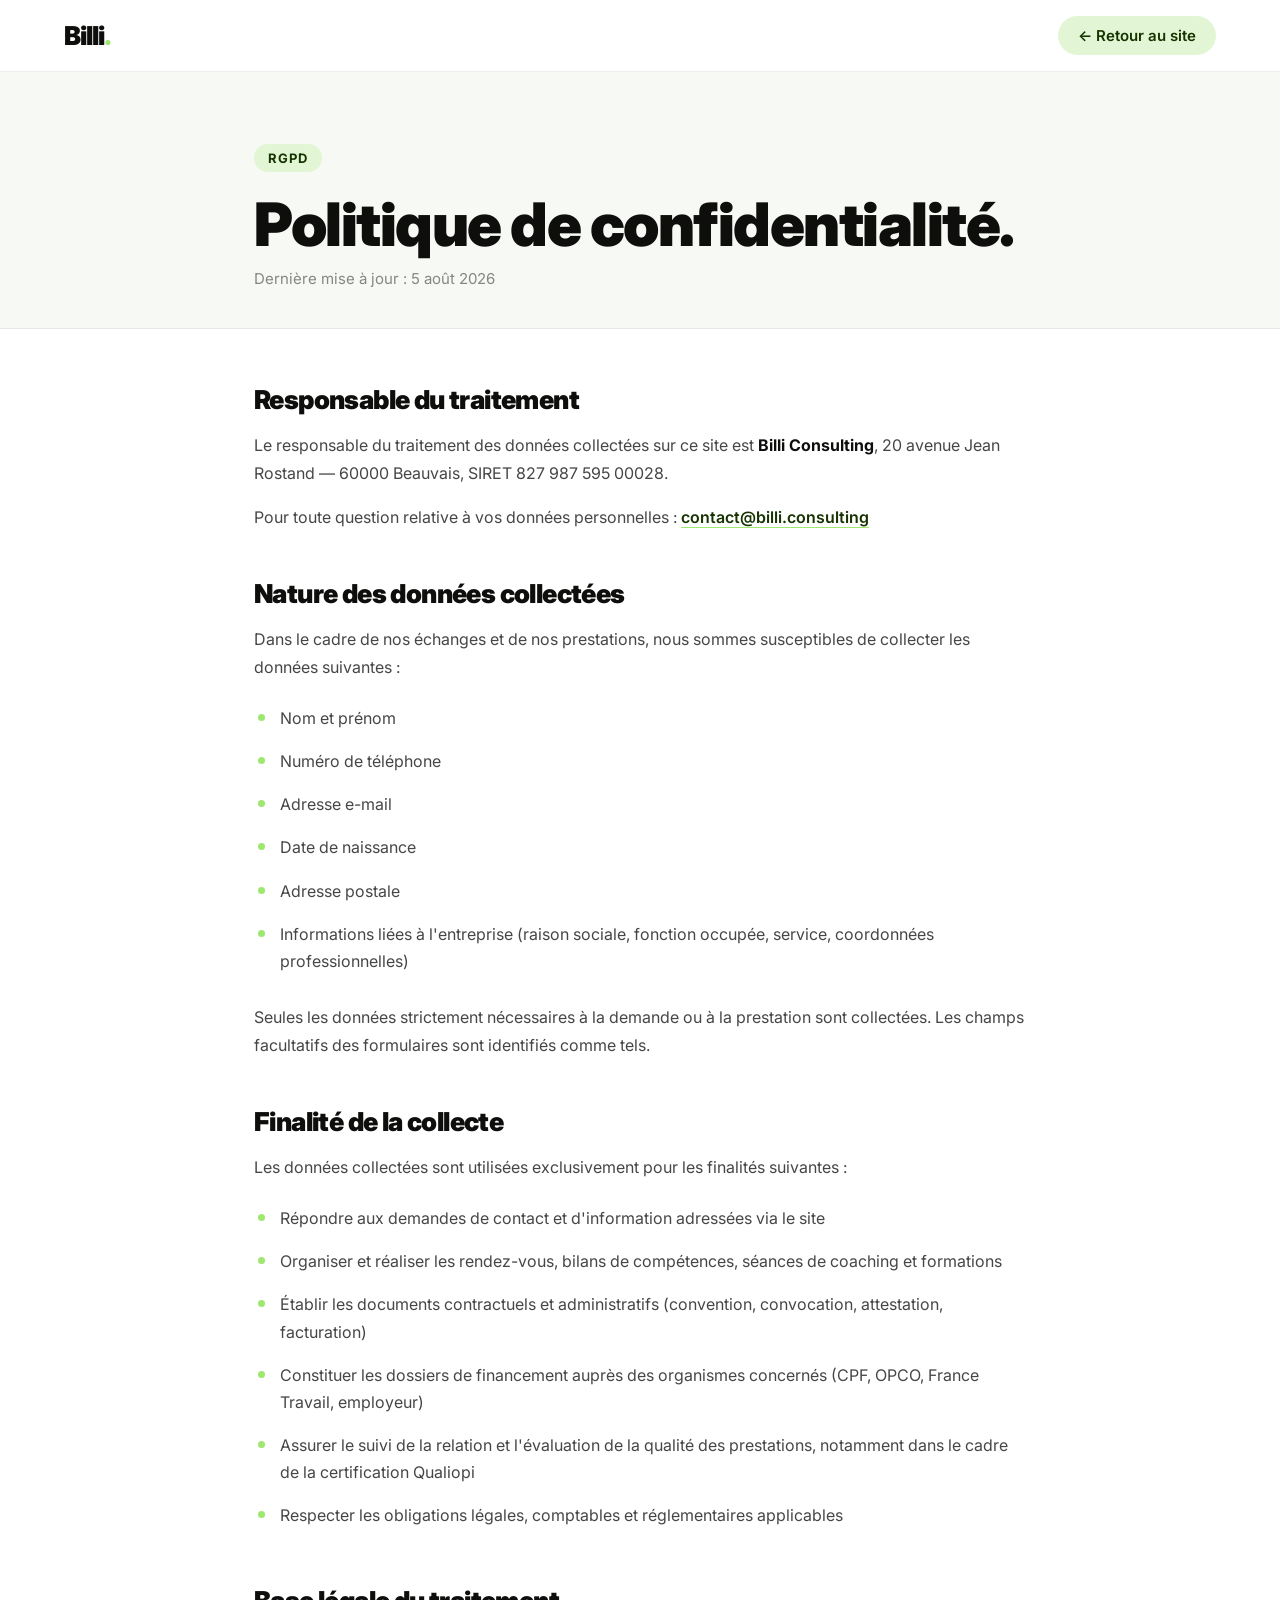
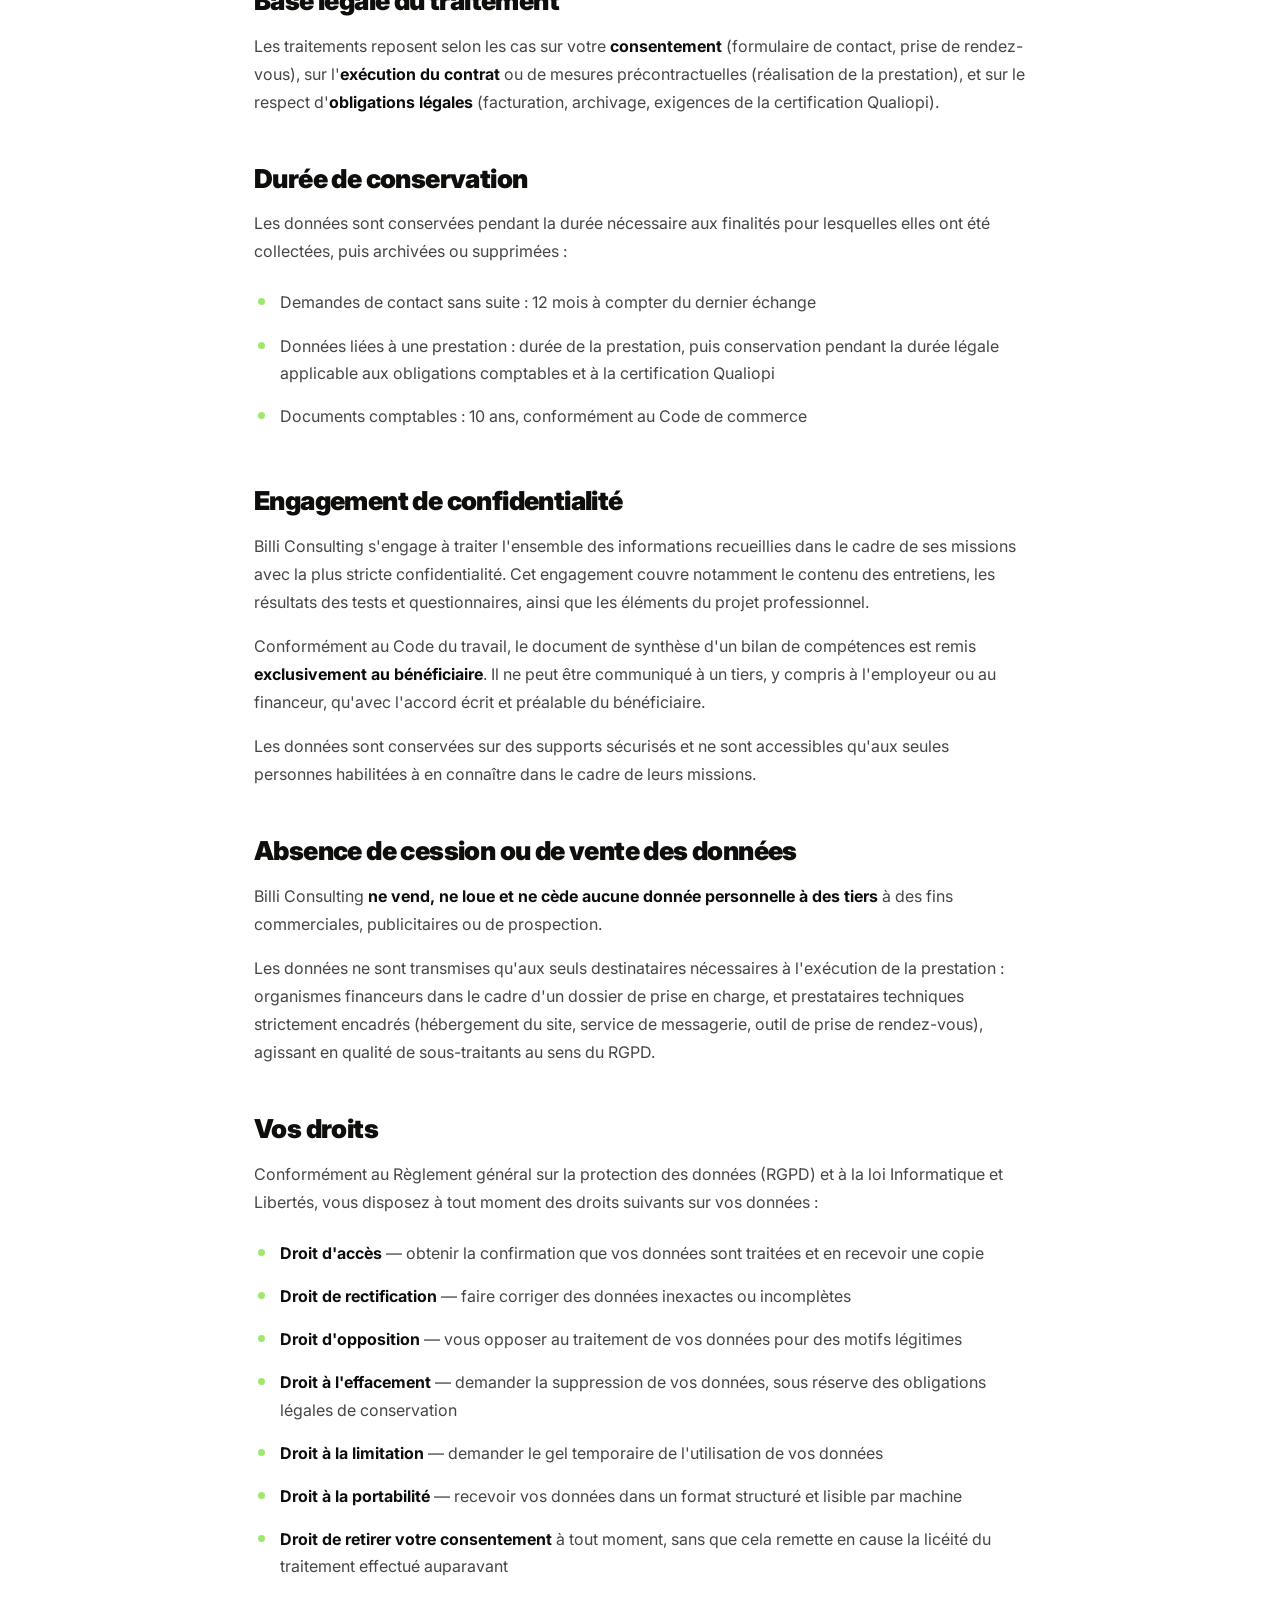
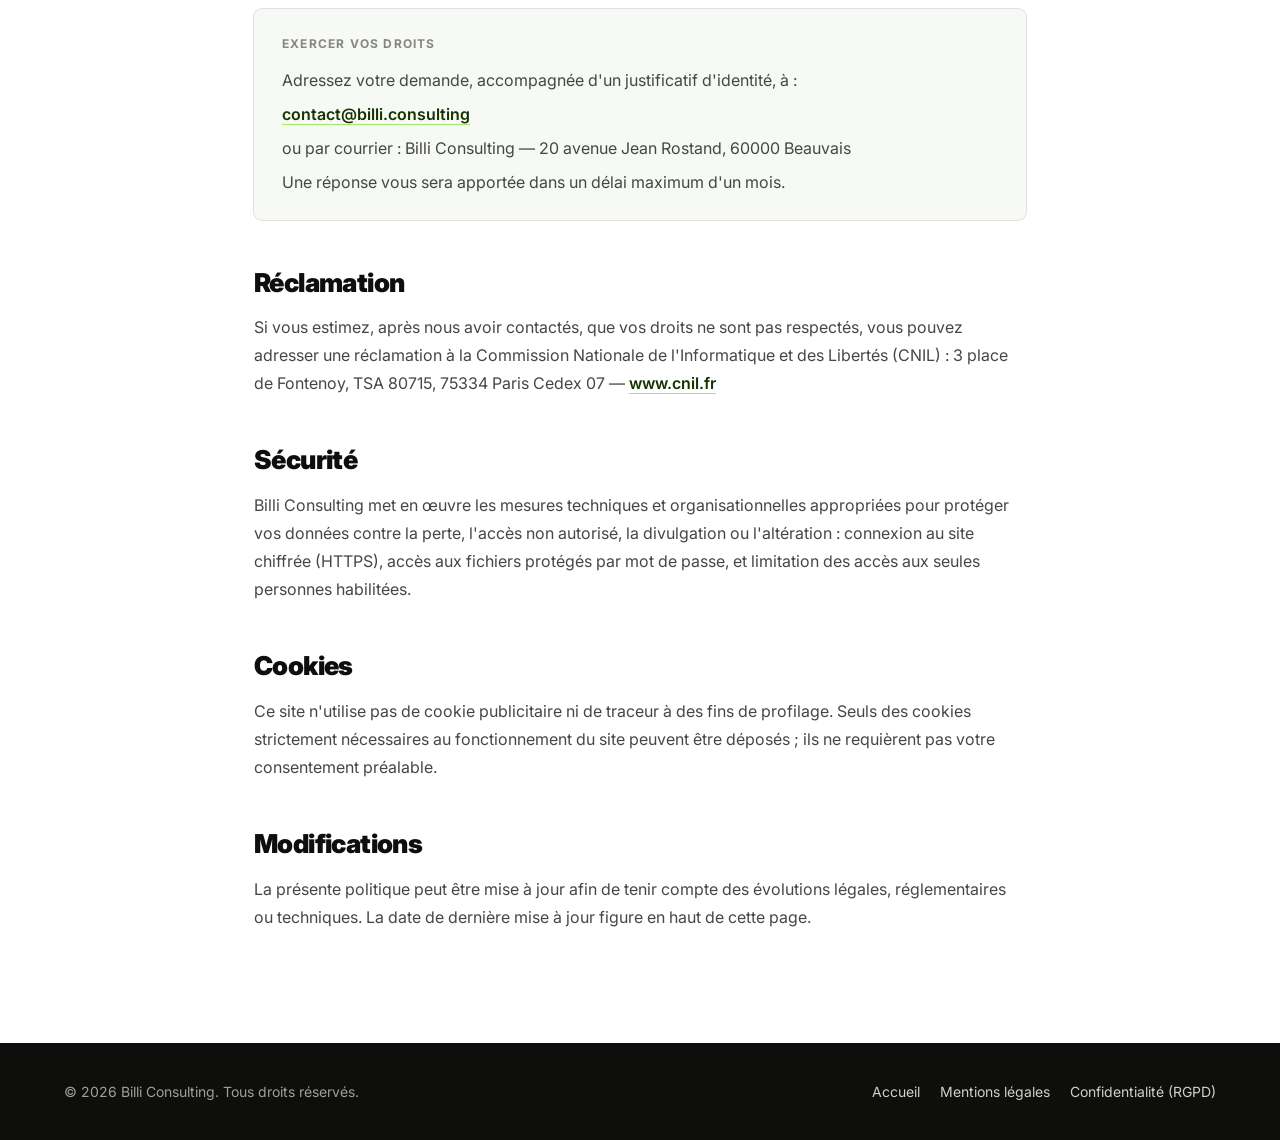
<file: confidentialite.html>
<!DOCTYPE html>
<html lang="fr">
<head>
  <meta charset="UTF-8" />
  <meta name="viewport" content="width=device-width, initial-scale=1.0" />

  <title>Politique de confidentialité (RGPD) — Billi Consulting</title>
  <meta name="description" content="Politique de protection des données personnelles de Billi Consulting : données collectées, finalités, durée de conservation, droits d'accès, de rectification et d'opposition." />
  <link rel="icon" type="image/svg+xml" href="favicon.svg" />
  <link rel="canonical" href="https://billi.coach/confidentialite.html" />
  <meta name="robots" content="index, follow" />

  <link rel="preconnect" href="https://fonts.googleapis.com" />
  <link rel="preconnect" href="https://fonts.gstatic.com" crossorigin />
  <link href="https://fonts.googleapis.com/css2?family=Inter:wght@400;600;700;900&display=swap" rel="stylesheet" />
  <link rel="stylesheet" href="legal.css" />
</head>
<body>

  <nav>
    <div class="container nav-inner">
      <a href="index.html" class="nav-logo">Billi<span style="color:var(--color-green);">.</span></a>
      <a href="index.html" class="nav-back">← Retour au site</a>
    </div>
  </nav>

  <header class="legal-hero">
    <div class="container">
      <span class="legal-label">RGPD</span>
      <h1>Politique de confidentialité.</h1>
      <p class="legal-updated">Dernière mise à jour : 5 août 2026</p>
    </div>
  </header>

  <main class="legal-body">
    <div class="container">

      <h2>Responsable du traitement</h2>
      <p>Le responsable du traitement des données collectées sur ce site est <strong>Billi Consulting</strong>, 20 avenue Jean Rostand — 60000 Beauvais, SIRET 827 987 595 00028.</p>
      <p>Pour toute question relative à vos données personnelles : <a href="mailto:contact@billi.consulting">contact@billi.consulting</a></p>

      <h2>Nature des données collectées</h2>
      <p>Dans le cadre de nos échanges et de nos prestations, nous sommes susceptibles de collecter les données suivantes :</p>
      <ul>
        <li>Nom et prénom</li>
        <li>Numéro de téléphone</li>
        <li>Adresse e-mail</li>
        <li>Date de naissance</li>
        <li>Adresse postale</li>
        <li>Informations liées à l'entreprise (raison sociale, fonction occupée, service, coordonnées professionnelles)</li>
      </ul>
      <p>Seules les données strictement nécessaires à la demande ou à la prestation sont collectées. Les champs facultatifs des formulaires sont identifiés comme tels.</p>

      <h2>Finalité de la collecte</h2>
      <p>Les données collectées sont utilisées exclusivement pour les finalités suivantes :</p>
      <ul>
        <li>Répondre aux demandes de contact et d'information adressées via le site</li>
        <li>Organiser et réaliser les rendez-vous, bilans de compétences, séances de coaching et formations</li>
        <li>Établir les documents contractuels et administratifs (convention, convocation, attestation, facturation)</li>
        <li>Constituer les dossiers de financement auprès des organismes concernés (CPF, OPCO, France Travail, employeur)</li>
        <li>Assurer le suivi de la relation et l'évaluation de la qualité des prestations, notamment dans le cadre de la certification Qualiopi</li>
        <li>Respecter les obligations légales, comptables et réglementaires applicables</li>
      </ul>

      <h2>Base légale du traitement</h2>
      <p>Les traitements reposent selon les cas sur votre <strong>consentement</strong> (formulaire de contact, prise de rendez-vous), sur l'<strong>exécution du contrat</strong> ou de mesures précontractuelles (réalisation de la prestation), et sur le respect d'<strong>obligations légales</strong> (facturation, archivage, exigences de la certification Qualiopi).</p>

      <h2>Durée de conservation</h2>
      <p>Les données sont conservées pendant la durée nécessaire aux finalités pour lesquelles elles ont été collectées, puis archivées ou supprimées :</p>
      <ul>
        <li>Demandes de contact sans suite : 12 mois à compter du dernier échange</li>
        <li>Données liées à une prestation : durée de la prestation, puis conservation pendant la durée légale applicable aux obligations comptables et à la certification Qualiopi</li>
        <li>Documents comptables : 10 ans, conformément au Code de commerce</li>
      </ul>

      <h2>Engagement de confidentialité</h2>
      <p>Billi Consulting s'engage à traiter l'ensemble des informations recueillies dans le cadre de ses missions avec la plus stricte confidentialité. Cet engagement couvre notamment le contenu des entretiens, les résultats des tests et questionnaires, ainsi que les éléments du projet professionnel.</p>
      <p>Conformément au Code du travail, le document de synthèse d'un bilan de compétences est remis <strong>exclusivement au bénéficiaire</strong>. Il ne peut être communiqué à un tiers, y compris à l'employeur ou au financeur, qu'avec l'accord écrit et préalable du bénéficiaire.</p>
      <p>Les données sont conservées sur des supports sécurisés et ne sont accessibles qu'aux seules personnes habilitées à en connaître dans le cadre de leurs missions.</p>

      <h2>Absence de cession ou de vente des données</h2>
      <p>Billi Consulting <strong>ne vend, ne loue et ne cède aucune donnée personnelle à des tiers</strong> à des fins commerciales, publicitaires ou de prospection.</p>
      <p>Les données ne sont transmises qu'aux seuls destinataires nécessaires à l'exécution de la prestation : organismes financeurs dans le cadre d'un dossier de prise en charge, et prestataires techniques strictement encadrés (hébergement du site, service de messagerie, outil de prise de rendez-vous), agissant en qualité de sous-traitants au sens du RGPD.</p>

      <h2>Vos droits</h2>
      <p>Conformément au Règlement général sur la protection des données (RGPD) et à la loi Informatique et Libertés, vous disposez à tout moment des droits suivants sur vos données :</p>
      <ul>
        <li><strong>Droit d'accès</strong> — obtenir la confirmation que vos données sont traitées et en recevoir une copie</li>
        <li><strong>Droit de rectification</strong> — faire corriger des données inexactes ou incomplètes</li>
        <li><strong>Droit d'opposition</strong> — vous opposer au traitement de vos données pour des motifs légitimes</li>
        <li><strong>Droit à l'effacement</strong> — demander la suppression de vos données, sous réserve des obligations légales de conservation</li>
        <li><strong>Droit à la limitation</strong> — demander le gel temporaire de l'utilisation de vos données</li>
        <li><strong>Droit à la portabilité</strong> — recevoir vos données dans un format structuré et lisible par machine</li>
        <li><strong>Droit de retirer votre consentement</strong> à tout moment, sans que cela remette en cause la licéité du traitement effectué auparavant</li>
      </ul>

      <div class="legal-card">
        <p class="legal-card-title">Exercer vos droits</p>
        <p>Adressez votre demande, accompagnée d'un justificatif d'identité, à :</p>
        <p><a href="mailto:contact@billi.consulting">contact@billi.consulting</a></p>
        <p>ou par courrier : Billi Consulting — 20 avenue Jean Rostand, 60000 Beauvais</p>
        <p>Une réponse vous sera apportée dans un délai maximum d'un mois.</p>
      </div>

      <h2>Réclamation</h2>
      <p>Si vous estimez, après nous avoir contactés, que vos droits ne sont pas respectés, vous pouvez adresser une réclamation à la Commission Nationale de l'Informatique et des Libertés (CNIL) : 3 place de Fontenoy, TSA 80715, 75334 Paris Cedex 07 — <a href="https://www.cnil.fr" target="_blank" rel="noopener">www.cnil.fr</a></p>

      <h2>Sécurité</h2>
      <p>Billi Consulting met en œuvre les mesures techniques et organisationnelles appropriées pour protéger vos données contre la perte, l'accès non autorisé, la divulgation ou l'altération : connexion au site chiffrée (HTTPS), accès aux fichiers protégés par mot de passe, et limitation des accès aux seules personnes habilitées.</p>

      <h2>Cookies</h2>
      <p>Ce site n'utilise pas de cookie publicitaire ni de traceur à des fins de profilage. Seuls des cookies strictement nécessaires au fonctionnement du site peuvent être déposés ; ils ne requièrent pas votre consentement préalable.</p>

      <h2>Modifications</h2>
      <p>La présente politique peut être mise à jour afin de tenir compte des évolutions légales, réglementaires ou techniques. La date de dernière mise à jour figure en haut de cette page.</p>

    </div>
  </main>

  <footer>
    <div class="container nav-inner footer-inner">
      <p>© 2026 Billi Consulting. Tous droits réservés.</p>
      <div class="footer-legal-links">
        <a href="index.html">Accueil</a>
        <a href="mentions-legales.html">Mentions légales</a>
        <a href="confidentialite.html">Confidentialité (RGPD)</a>
      </div>
    </div>
  </footer>

</body>
</html>
</file>
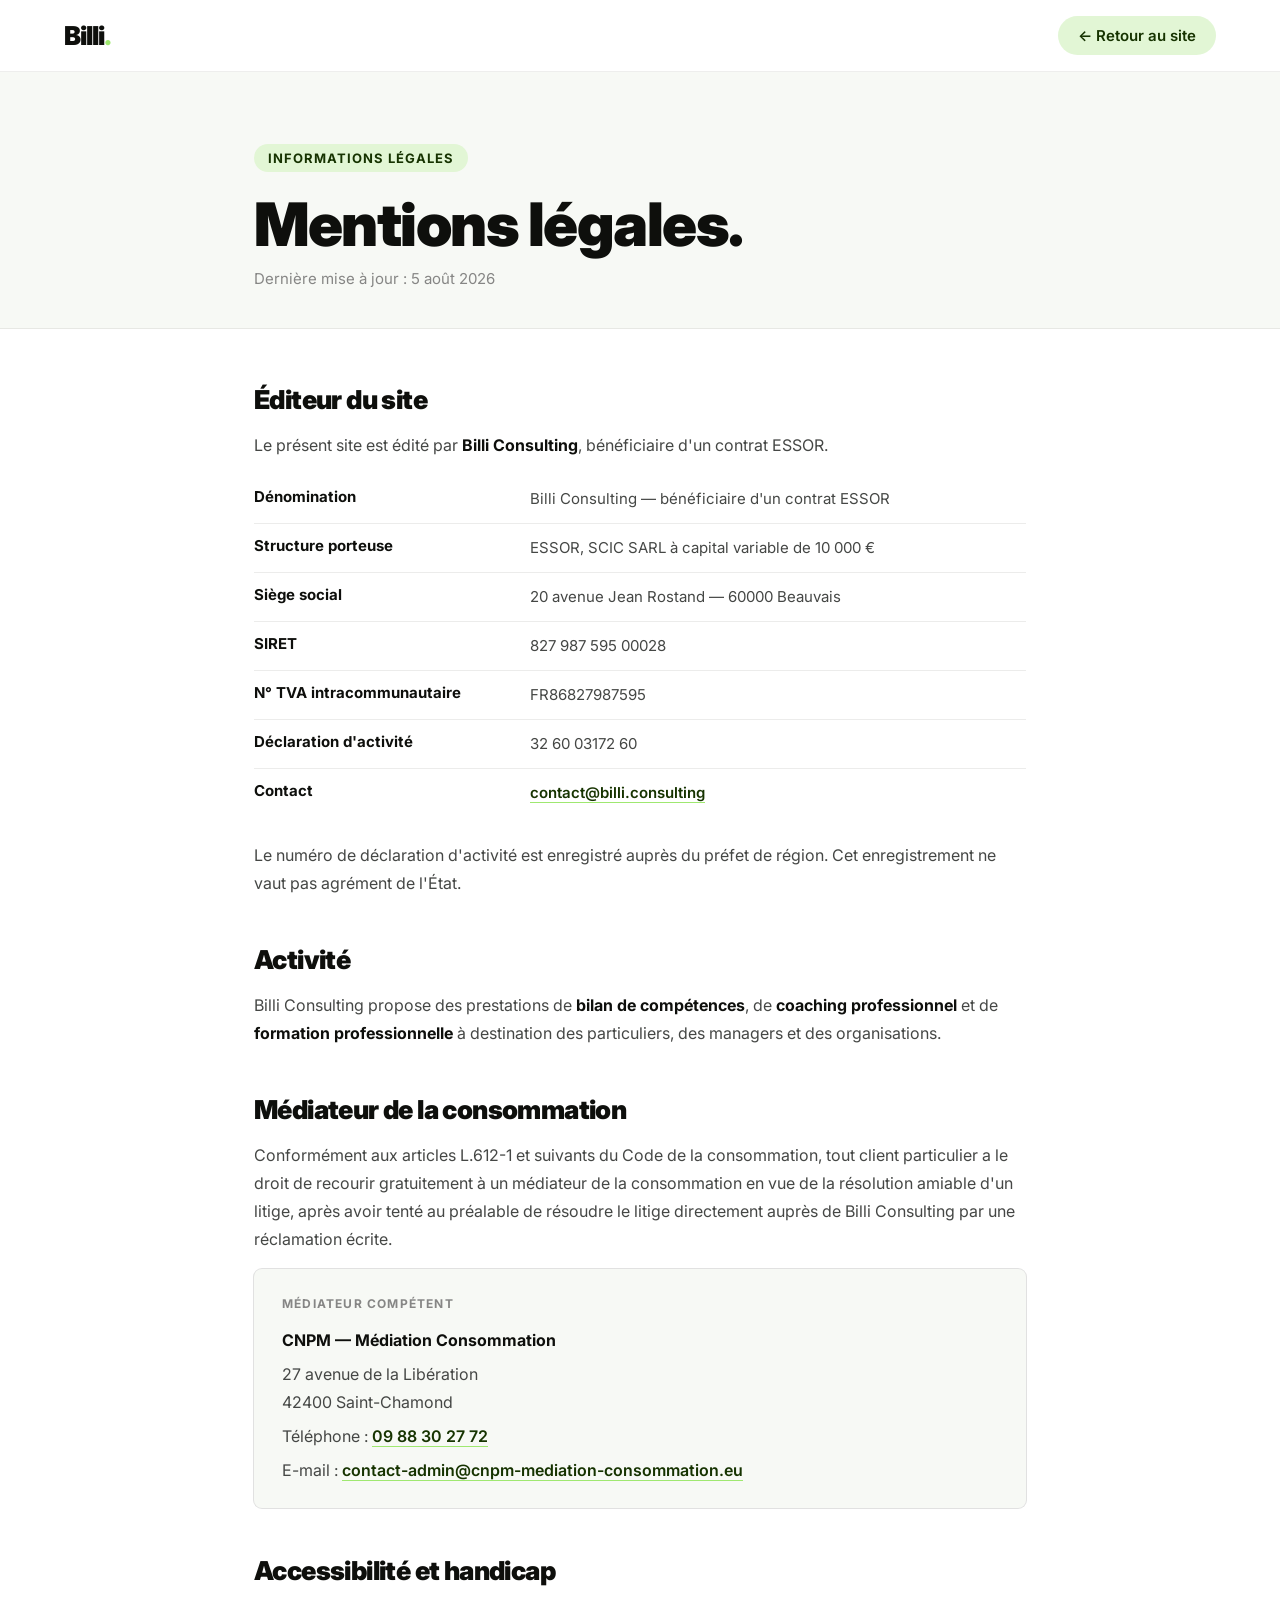
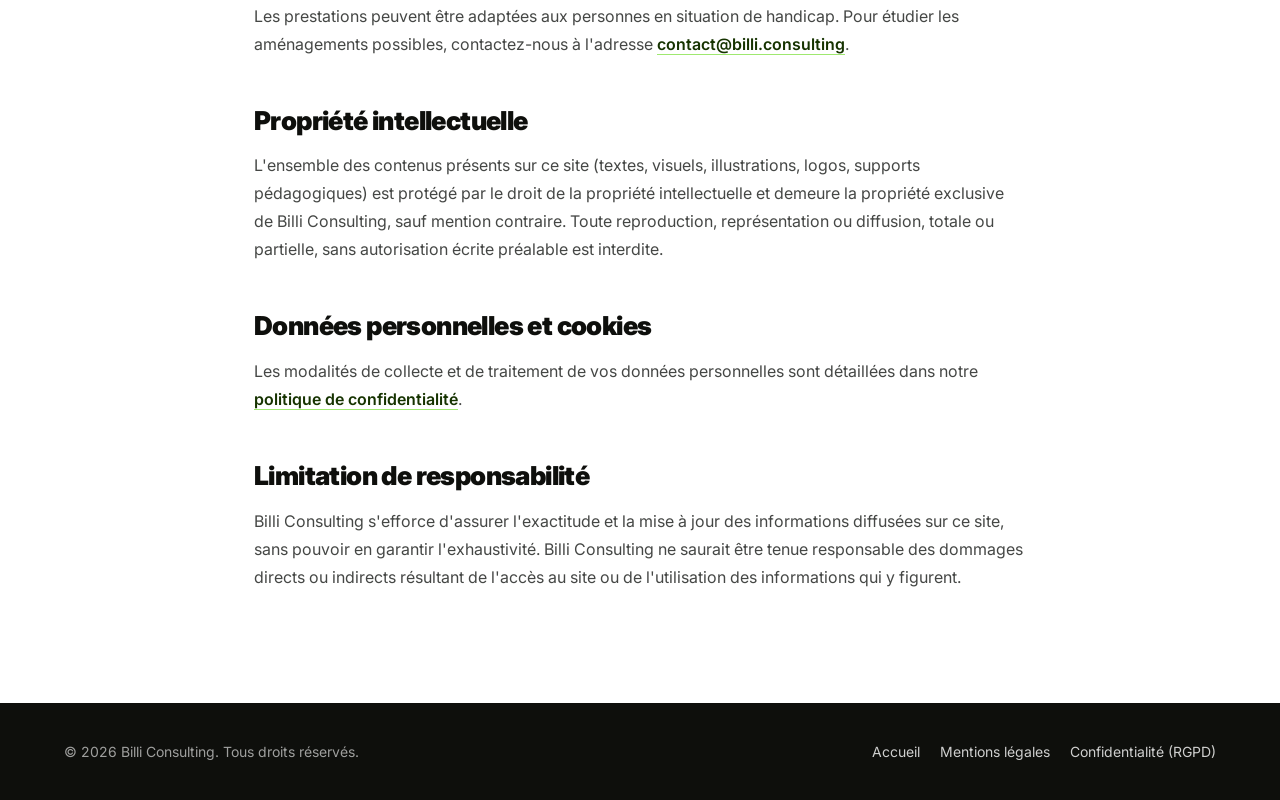
<file: mentions-legales.html>
<!DOCTYPE html>
<html lang="fr">
<head>
  <meta charset="UTF-8" />
  <meta name="viewport" content="width=device-width, initial-scale=1.0" />

  <title>Mentions légales — Billi Consulting</title>
  <meta name="description" content="Mentions légales et informations réglementaires de Billi Consulting : éditeur, hébergement, déclaration d'activité, médiateur de la consommation." />
  <link rel="icon" type="image/svg+xml" href="favicon.svg" />
  <link rel="canonical" href="https://billi.coach/mentions-legales.html" />
  <meta name="robots" content="index, follow" />

  <link rel="preconnect" href="https://fonts.googleapis.com" />
  <link rel="preconnect" href="https://fonts.gstatic.com" crossorigin />
  <link href="https://fonts.googleapis.com/css2?family=Inter:wght@400;600;700;900&display=swap" rel="stylesheet" />
  <link rel="stylesheet" href="legal.css" />
</head>
<body>

  <nav>
    <div class="container nav-inner">
      <a href="index.html" class="nav-logo">Billi<span style="color:var(--color-green);">.</span></a>
      <a href="index.html" class="nav-back">← Retour au site</a>
    </div>
  </nav>

  <header class="legal-hero">
    <div class="container">
      <span class="legal-label">Informations légales</span>
      <h1>Mentions légales.</h1>
      <p class="legal-updated">Dernière mise à jour : 5 août 2026</p>
    </div>
  </header>

  <main class="legal-body">
    <div class="container">

      <h2>Éditeur du site</h2>
      <p>Le présent site est édité par <strong>Billi Consulting</strong>, bénéficiaire d'un contrat ESSOR.</p>

      <div class="legal-dl">
        <div class="legal-dl-row">
          <div class="legal-dl-key">Dénomination</div>
          <div class="legal-dl-val">Billi Consulting — bénéficiaire d'un contrat ESSOR</div>
        </div>
        <div class="legal-dl-row">
          <div class="legal-dl-key">Structure porteuse</div>
          <div class="legal-dl-val">ESSOR, SCIC SARL à capital variable de 10 000 €</div>
        </div>
        <div class="legal-dl-row">
          <div class="legal-dl-key">Siège social</div>
          <div class="legal-dl-val">20 avenue Jean Rostand — 60000 Beauvais</div>
        </div>
        <div class="legal-dl-row">
          <div class="legal-dl-key">SIRET</div>
          <div class="legal-dl-val">827 987 595 00028</div>
        </div>
        <div class="legal-dl-row">
          <div class="legal-dl-key">N° TVA intracommunautaire</div>
          <div class="legal-dl-val">FR86827987595</div>
        </div>
        <div class="legal-dl-row">
          <div class="legal-dl-key">Déclaration d'activité</div>
          <div class="legal-dl-val">32 60 03172 60</div>
        </div>
        <div class="legal-dl-row">
          <div class="legal-dl-key">Contact</div>
          <div class="legal-dl-val"><a href="mailto:contact@billi.consulting">contact@billi.consulting</a></div>
        </div>
      </div>

      <p>Le numéro de déclaration d'activité est enregistré auprès du préfet de région. Cet enregistrement ne vaut pas agrément de l'État.</p>

      <h2>Activité</h2>
      <p>Billi Consulting propose des prestations de <strong>bilan de compétences</strong>, de <strong>coaching professionnel</strong> et de <strong>formation professionnelle</strong> à destination des particuliers, des managers et des organisations.</p>

      <h2>Médiateur de la consommation</h2>
      <p>Conformément aux articles L.612-1 et suivants du Code de la consommation, tout client particulier a le droit de recourir gratuitement à un médiateur de la consommation en vue de la résolution amiable d'un litige, après avoir tenté au préalable de résoudre le litige directement auprès de Billi Consulting par une réclamation écrite.</p>

      <div class="legal-card">
        <p class="legal-card-title">Médiateur compétent</p>
        <p><strong>CNPM — Médiation Consommation</strong></p>
        <p>27 avenue de la Libération<br/>42400 Saint-Chamond</p>
        <p>Téléphone : <a href="tel:+33988302772">09 88 30 27 72</a></p>
        <p>E-mail : <a href="mailto:contact-admin@cnpm-mediation-consommation.eu">contact-admin@cnpm-mediation-consommation.eu</a></p>
      </div>

      <h2>Accessibilité et handicap</h2>
      <p>Les prestations peuvent être adaptées aux personnes en situation de handicap. Pour étudier les aménagements possibles, contactez-nous à l'adresse <a href="mailto:contact@billi.consulting">contact@billi.consulting</a>.</p>

      <h2>Propriété intellectuelle</h2>
      <p>L'ensemble des contenus présents sur ce site (textes, visuels, illustrations, logos, supports pédagogiques) est protégé par le droit de la propriété intellectuelle et demeure la propriété exclusive de Billi Consulting, sauf mention contraire. Toute reproduction, représentation ou diffusion, totale ou partielle, sans autorisation écrite préalable est interdite.</p>

      <h2>Données personnelles et cookies</h2>
      <p>Les modalités de collecte et de traitement de vos données personnelles sont détaillées dans notre <a href="confidentialite.html">politique de confidentialité</a>.</p>

      <h2>Limitation de responsabilité</h2>
      <p>Billi Consulting s'efforce d'assurer l'exactitude et la mise à jour des informations diffusées sur ce site, sans pouvoir en garantir l'exhaustivité. Billi Consulting ne saurait être tenue responsable des dommages directs ou indirects résultant de l'accès au site ou de l'utilisation des informations qui y figurent.</p>

    </div>
  </main>

  <footer>
    <div class="container nav-inner footer-inner">
      <p>© 2026 Billi Consulting. Tous droits réservés.</p>
      <div class="footer-legal-links">
        <a href="index.html">Accueil</a>
        <a href="mentions-legales.html">Mentions légales</a>
        <a href="confidentialite.html">Confidentialité (RGPD)</a>
      </div>
    </div>
  </footer>

</body>
</html>
</file>
<file: legal.css>
/* ─── Design Tokens (repris de index.html) ────────────────── */
:root {
  --color-near-black:    #0e0f0c;
  --color-green:         #9fe870;
  --color-dark-green:    #163300;
  --color-mint:          #e2f6d5;
  --color-warm-dark:     #454745;
  --color-gray:          #868685;
  --color-bg:            #ffffff;
  --color-bg-warm:       #f7f9f5;

  --font-body: 'Inter', Helvetica, Arial, sans-serif;

  --radius-pill:   9999px;
  --radius-card:   8px;
  --shadow-ring:   rgba(14, 15, 12, 0.12) 0px 0px 0px 1px;
}

*, *::before, *::after { box-sizing: border-box; margin: 0; padding: 0; }
html { scroll-behavior: smooth; overflow-x: clip; }

body {
  font-family: var(--font-body);
  font-feature-settings: "calt";
  background: var(--color-bg);
  color: var(--color-near-black);
  overflow-x: clip;
  -webkit-font-smoothing: antialiased;
}

.container {
  width: 100%;
  max-width: 820px;
  margin: 0 auto;
  padding: 0 24px;
}

/* ─── Nav ─────────────────────────────────────────────────── */
nav {
  position: sticky;
  top: 0;
  z-index: 100;
  padding: 16px 0;
  background: rgba(255, 255, 255, 0.92);
  backdrop-filter: blur(20px);
  -webkit-backdrop-filter: blur(20px);
  border-bottom: 1px solid rgba(14, 15, 12, 0.07);
}

.nav-inner {
  display: flex;
  align-items: center;
  justify-content: space-between;
  gap: 24px;
  max-width: 1200px;
}

.nav-logo {
  font-size: 26px;
  font-weight: 900;
  letter-spacing: -1px;
  color: var(--color-near-black);
  text-decoration: none;
  font-feature-settings: "calt";
}

.nav-back {
  font-size: 15px;
  font-weight: 600;
  color: var(--color-dark-green);
  text-decoration: none;
  background: var(--color-mint);
  padding: 10px 20px;
  border-radius: var(--radius-pill);
  transition: transform 0.15s cubic-bezier(0.34, 1.56, 0.64, 1);
  display: inline-block;
}

.nav-back:hover { transform: scale(1.05); }

/* ─── Contenu ─────────────────────────────────────────────── */
.legal-hero {
  padding: 72px 0 40px;
  background: var(--color-bg-warm);
  border-bottom: 1px solid rgba(14, 15, 12, 0.07);
}

.legal-hero .container { max-width: 820px; }

.legal-label {
  display: inline-block;
  background: var(--color-mint);
  color: var(--color-dark-green);
  font-size: 13px;
  font-weight: 700;
  text-transform: uppercase;
  letter-spacing: 1px;
  padding: 6px 14px;
  border-radius: var(--radius-pill);
  margin-bottom: 24px;
}

h1 {
  font-size: clamp(38px, 5vw, 60px);
  font-weight: 900;
  line-height: 0.95;
  letter-spacing: -1.5px;
  font-feature-settings: "calt";
  margin-bottom: 16px;
}

.legal-updated {
  font-size: 15px;
  color: var(--color-gray);
}

.legal-body { padding: 56px 0 96px; }

.legal-body h2 {
  font-size: 26px;
  font-weight: 900;
  letter-spacing: -0.6px;
  line-height: 1.15;
  margin: 48px 0 16px;
  font-feature-settings: "calt";
}

.legal-body h2:first-child { margin-top: 0; }

.legal-body h3 {
  font-size: 17px;
  font-weight: 700;
  margin: 28px 0 10px;
}

.legal-body p {
  font-size: 16px;
  color: var(--color-warm-dark);
  line-height: 1.75;
  margin-bottom: 16px;
}

.legal-body ul {
  margin: 0 0 20px 0;
  padding-left: 0;
  list-style: none;
}

.legal-body li {
  font-size: 16px;
  color: var(--color-warm-dark);
  line-height: 1.7;
  padding: 8px 0 8px 26px;
  position: relative;
}

.legal-body li::before {
  content: '';
  position: absolute;
  left: 4px;
  top: 17px;
  width: 7px;
  height: 7px;
  border-radius: 50%;
  background: var(--color-green);
}

.legal-body a {
  color: var(--color-dark-green);
  font-weight: 600;
  text-decoration: none;
  border-bottom: 1px solid var(--color-green);
}

.legal-body strong { color: var(--color-near-black); font-weight: 700; }

/* Bloc encadré (coordonnées, médiateur…) */
.legal-card {
  background: var(--color-bg-warm);
  border-radius: var(--radius-card);
  box-shadow: var(--shadow-ring);
  padding: 24px 28px;
  margin: 0 0 20px;
}

.legal-card p { margin-bottom: 6px; }
.legal-card p:last-child { margin-bottom: 0; }

.legal-card-title {
  font-size: 12px !important;
  font-weight: 700;
  text-transform: uppercase;
  letter-spacing: 1.2px;
  color: var(--color-gray) !important;
  margin-bottom: 12px !important;
}

/* Tableau clé / valeur */
.legal-dl { margin-bottom: 24px; }

.legal-dl-row {
  display: grid;
  grid-template-columns: 260px 1fr;
  gap: 16px;
  padding: 12px 0;
  border-bottom: 1px solid rgba(14, 15, 12, 0.08);
}

.legal-dl-row:last-child { border-bottom: none; }

.legal-dl-key {
  font-size: 15px;
  font-weight: 700;
  color: var(--color-near-black);
}

.legal-dl-val {
  font-size: 15px;
  color: var(--color-warm-dark);
  line-height: 1.6;
}

/* ─── Footer ──────────────────────────────────────────────── */
footer {
  background: var(--color-near-black);
  color: rgba(255, 255, 255, 0.6);
  padding: 40px 0;
}

.footer-inner {
  display: flex;
  align-items: center;
  justify-content: space-between;
  gap: 16px;
  flex-wrap: wrap;
  font-size: 14px;
}

footer a {
  color: rgba(255, 255, 255, 0.8);
  text-decoration: none;
}

footer a:hover { color: var(--color-green); }

.footer-legal-links {
  display: flex;
  gap: 20px;
  flex-wrap: wrap;
}

@media (max-width: 640px) {
  .legal-dl-row { grid-template-columns: 1fr; gap: 4px; }
  .legal-hero { padding: 48px 0 32px; }
  .legal-body { padding: 40px 0 64px; }
  .footer-inner { flex-direction: column; text-align: center; }
}
</file>
